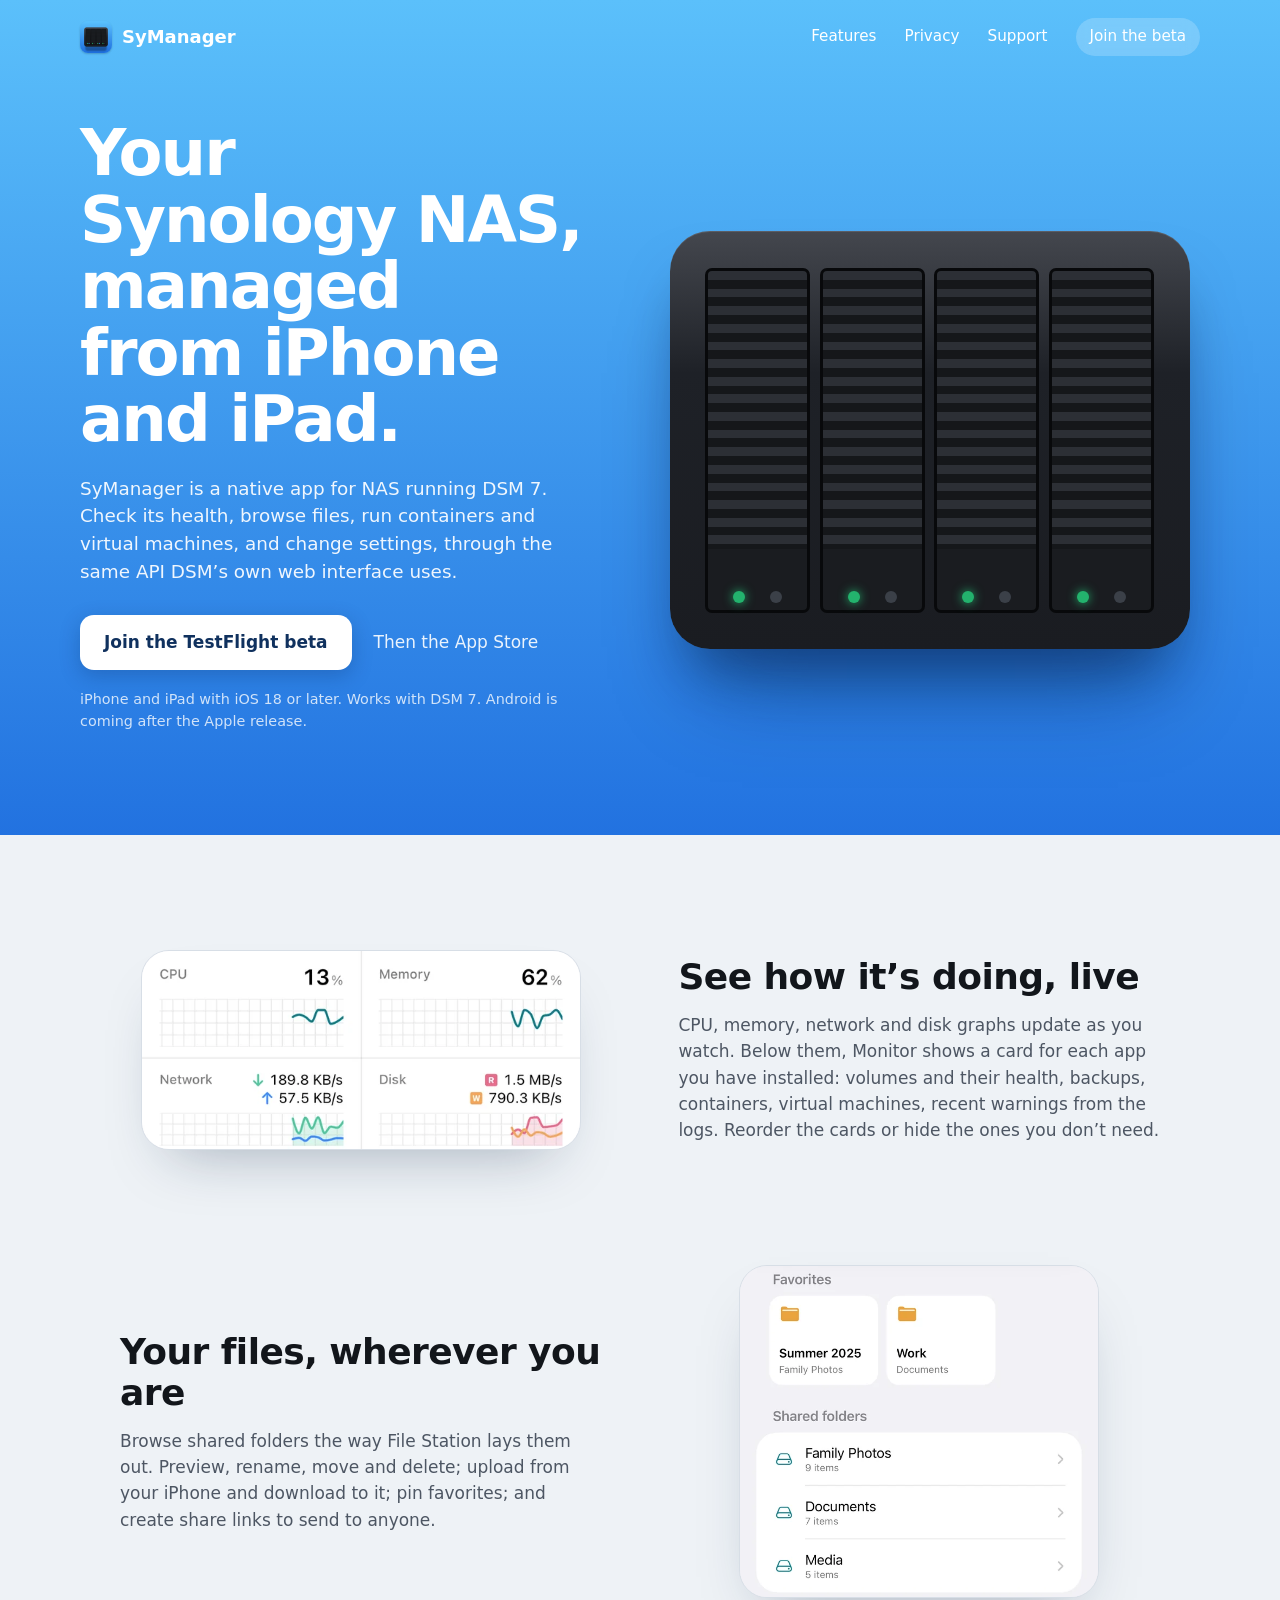
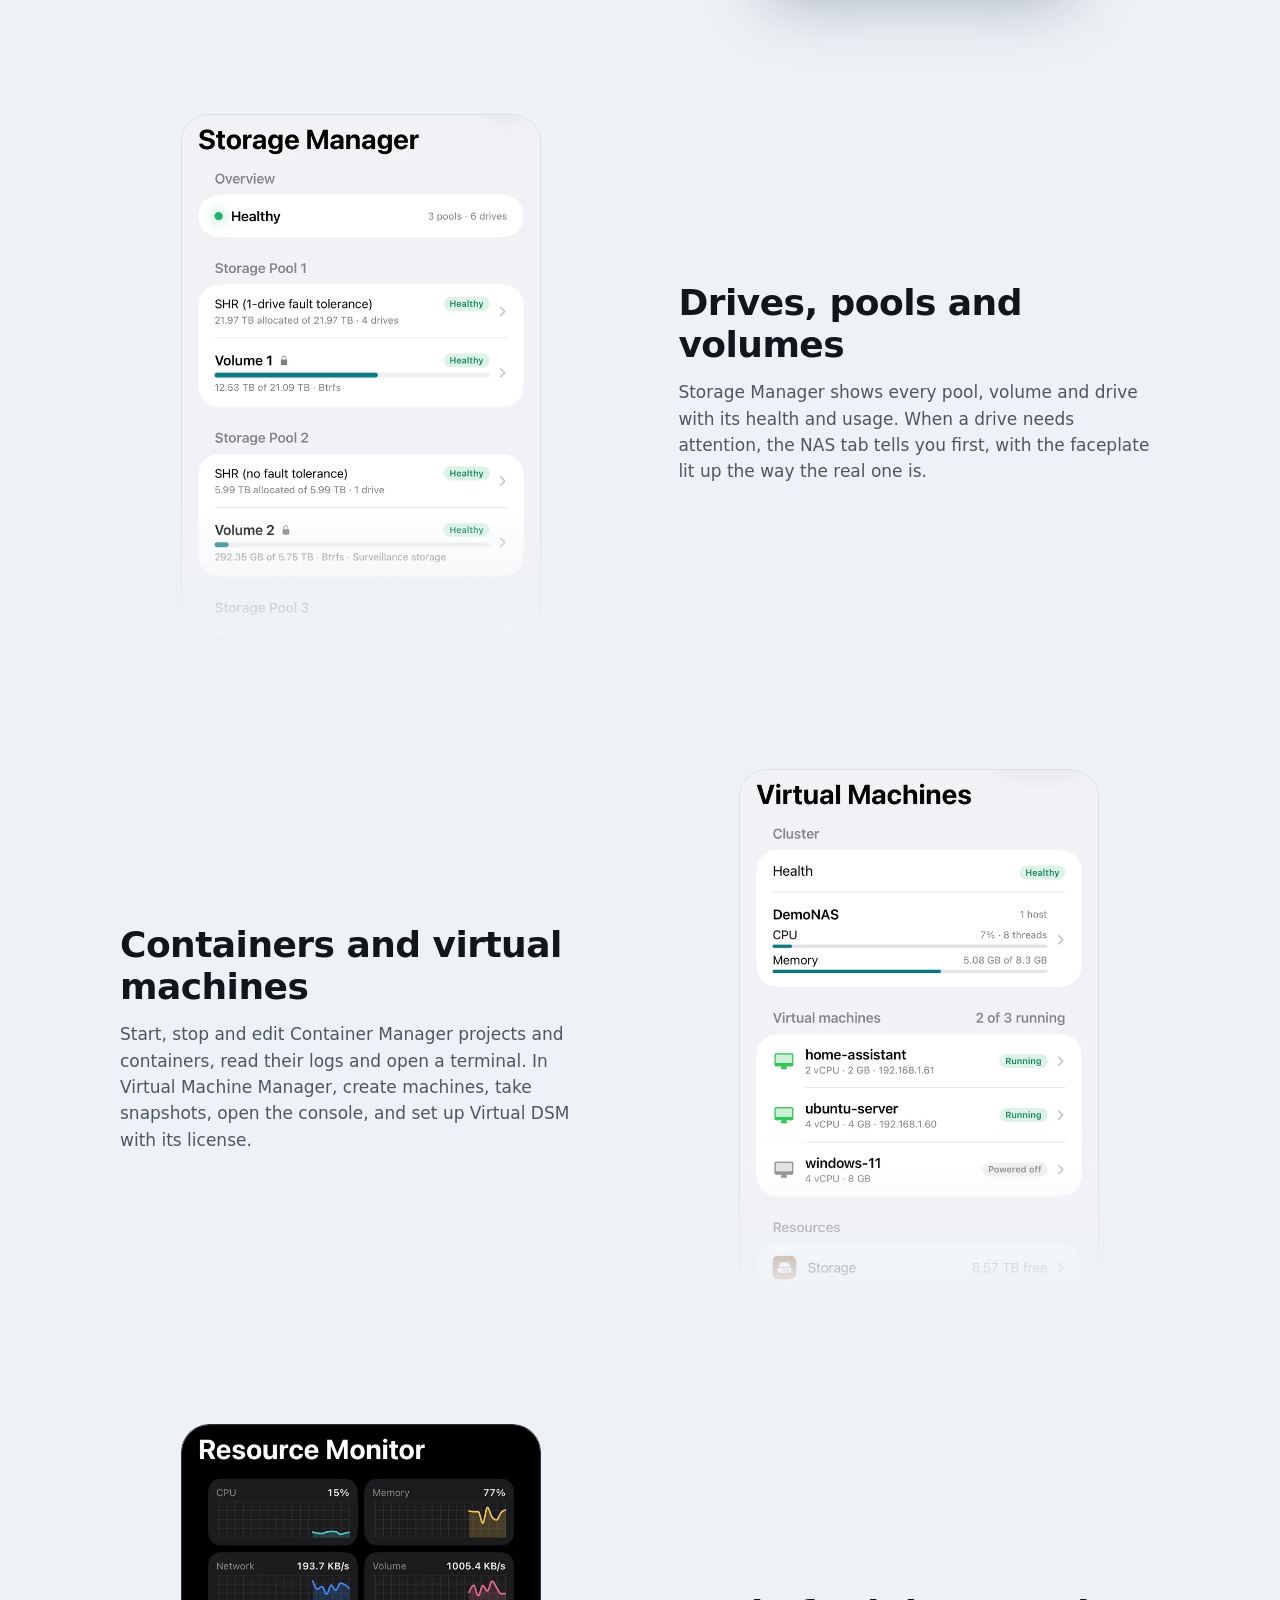
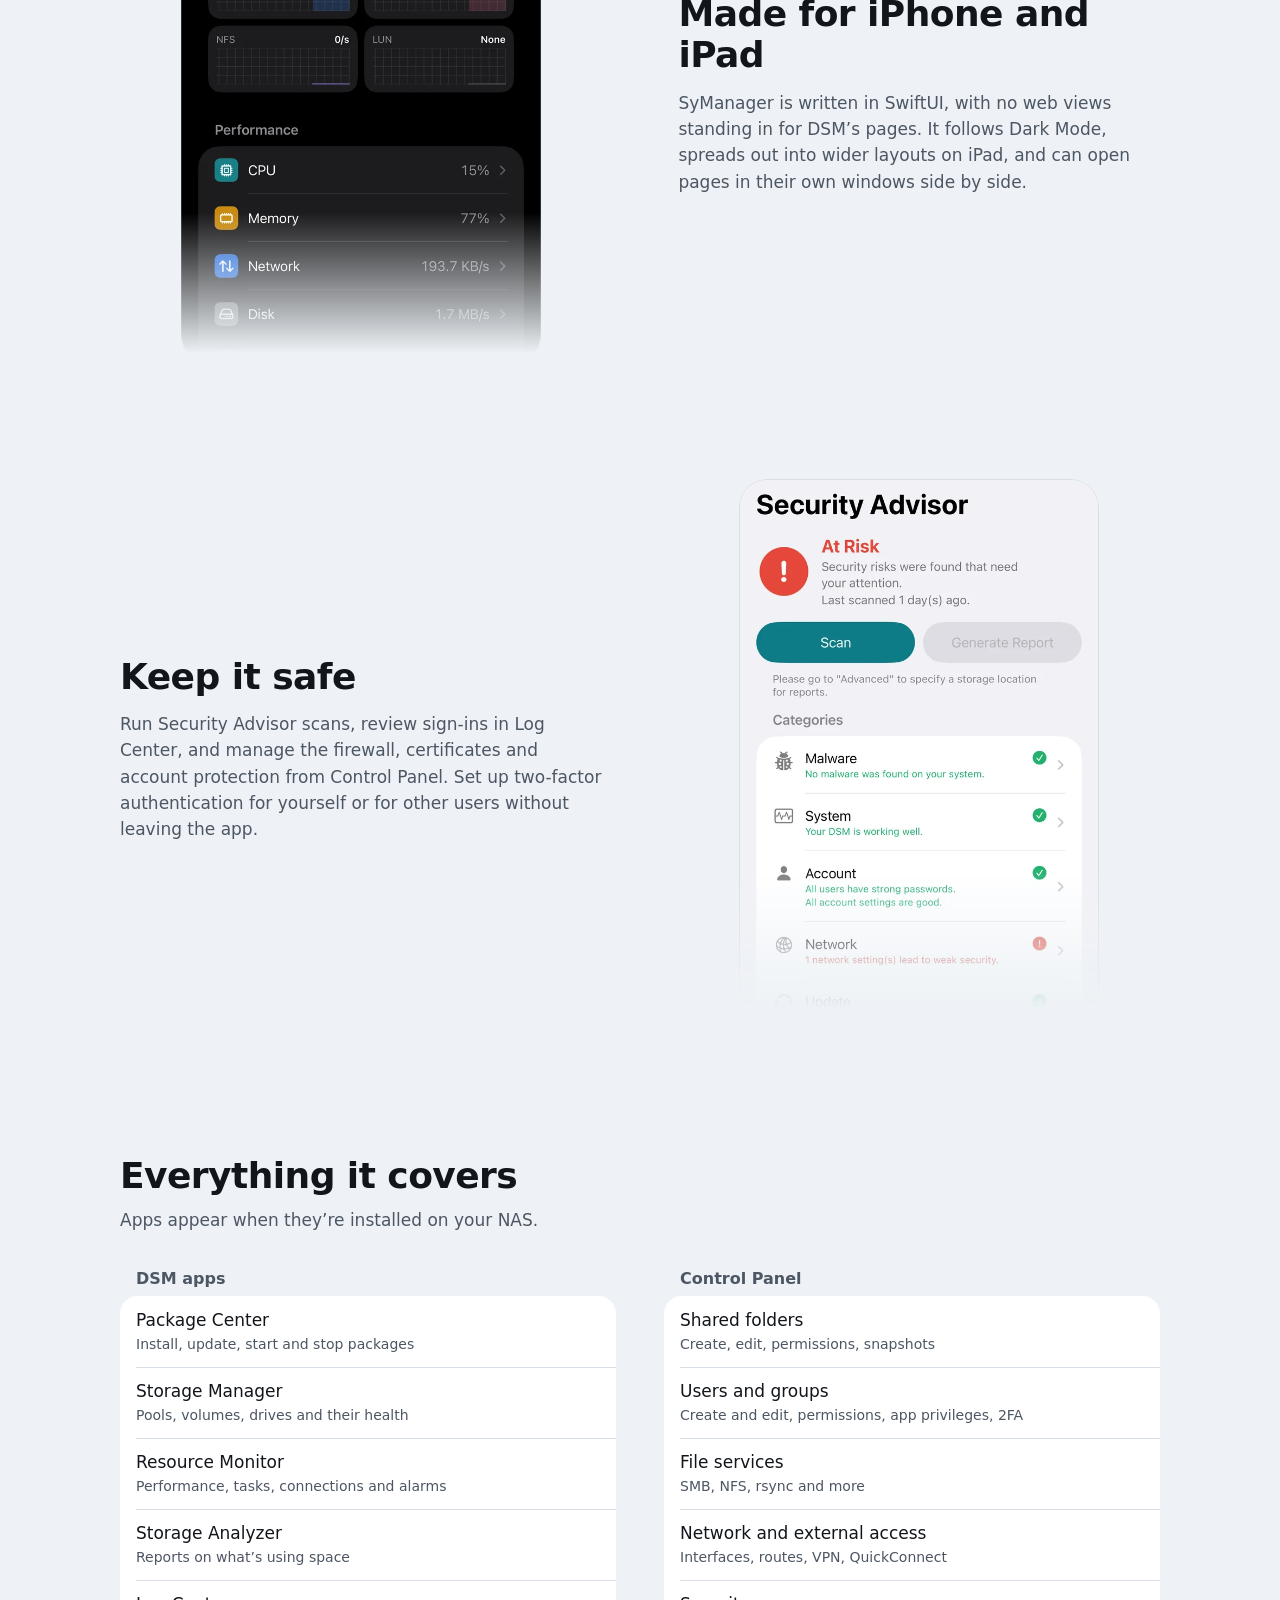
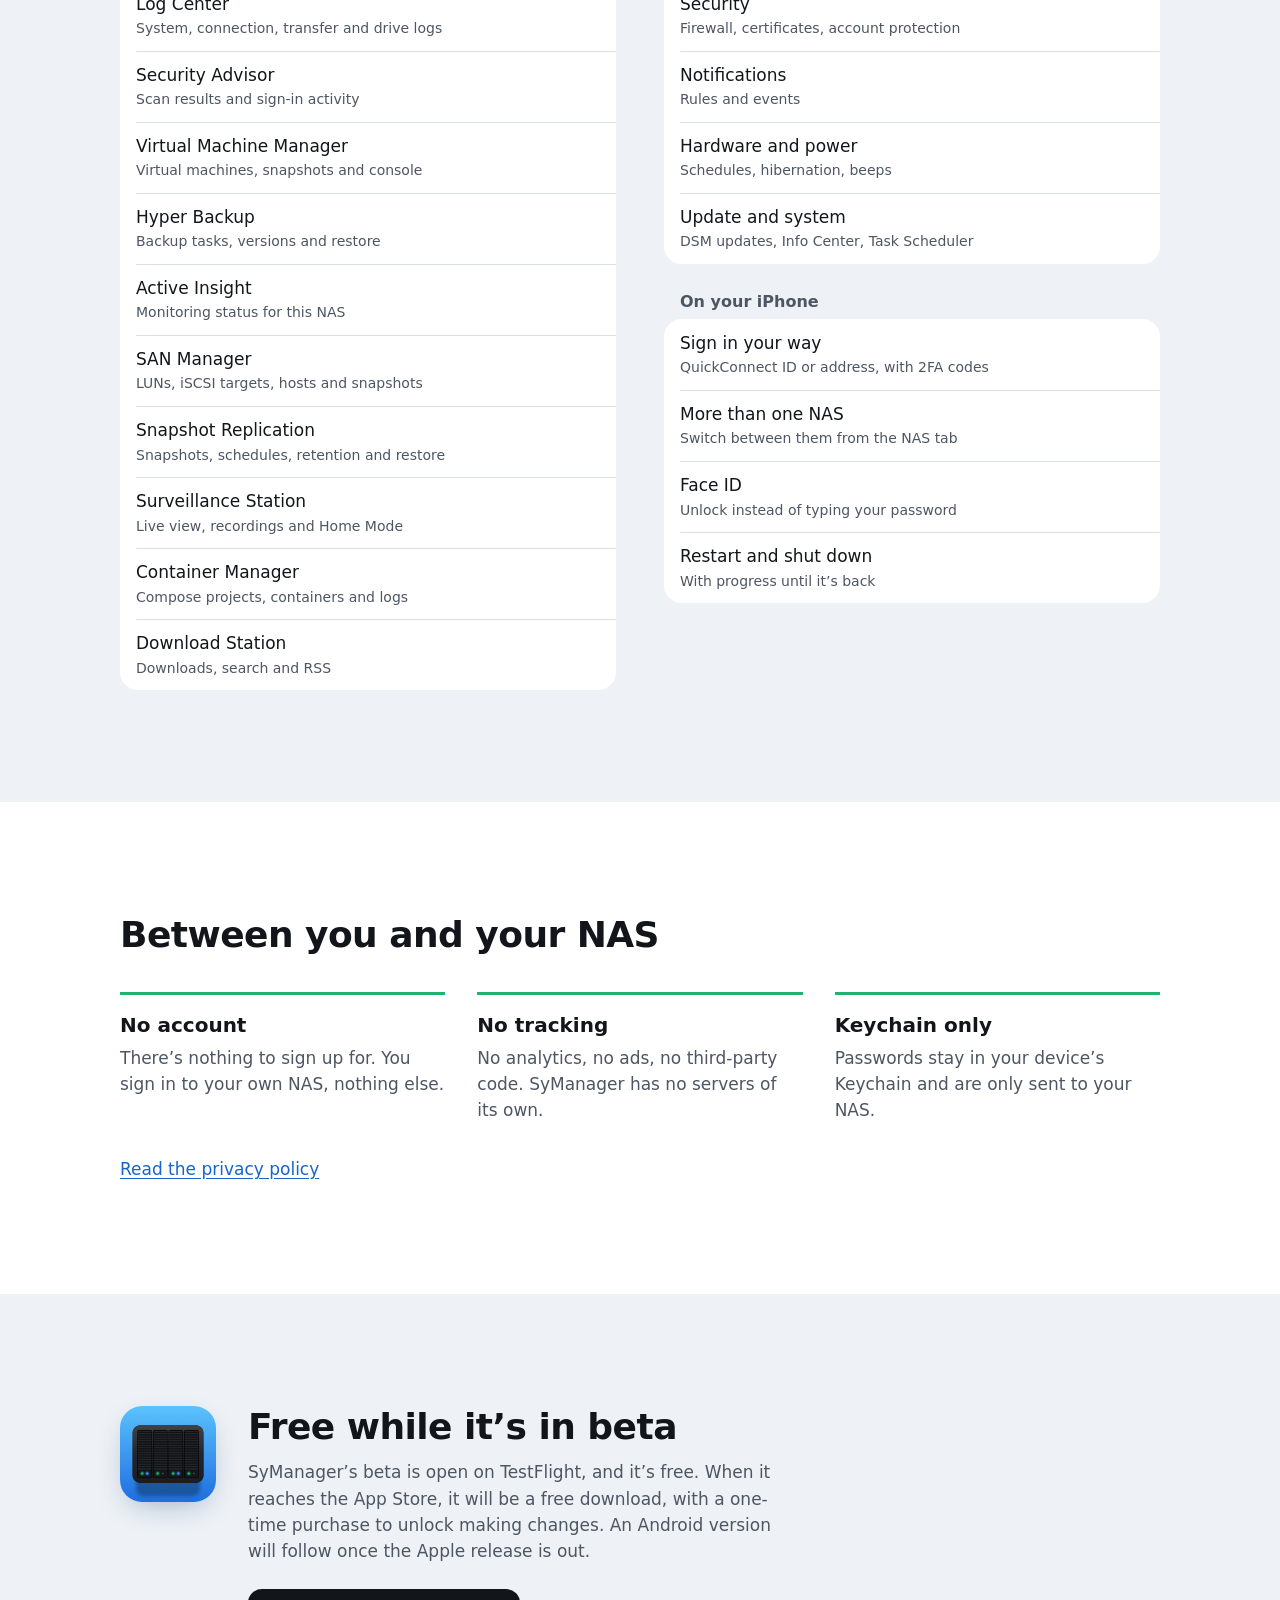
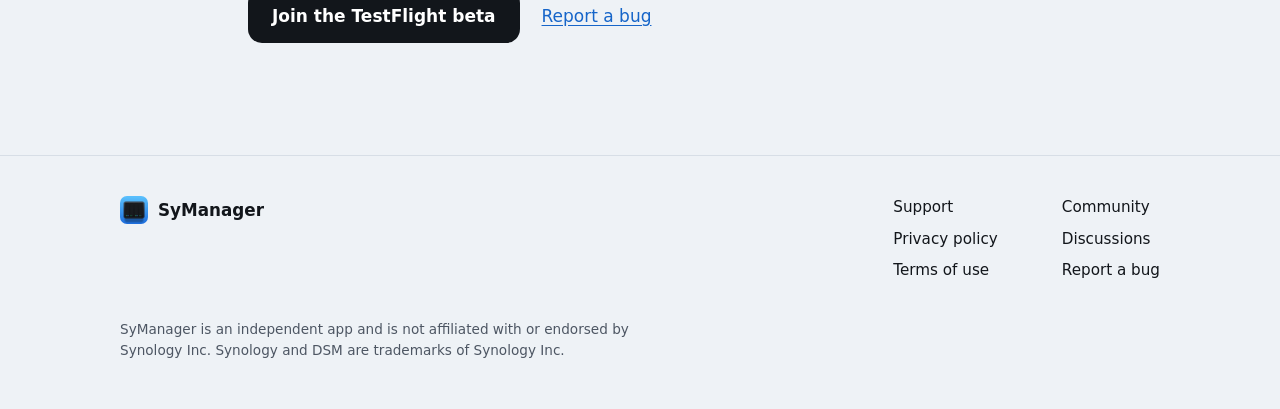
<file: index.html>
<!doctype html>
<html lang="en">
<head>
<meta charset="utf-8">
<meta name="viewport" content="width=device-width, initial-scale=1">
<title>SyManager: NAS Manager for iPhone and iPad</title>
<meta name="description" content="SyManager is a native iPhone and iPad app for managing a Synology NAS running DSM 7: live monitoring, files, storage, Control Panel, containers, virtual machines and more.">
<meta name="color-scheme" content="light dark">
<meta name="theme-color" content="#3E9BEF">
<link rel="icon" href="img/icon-64.png" sizes="64x64">
<link rel="apple-touch-icon" href="img/icon-180.png">
<link rel="stylesheet" href="landing.css">
</head>
<body>

<header class="top">
  <a class="brand" href="./">
    <img src="img/icon-64.png" alt="" width="32" height="32">
    <span>SyManager</span>
  </a>
  <nav aria-label="Site">
    <a href="#features">Features</a>
    <a href="#privacy">Privacy</a>
    <a href="support.html">Support</a>
    <a class="pill" href="https://testflight.apple.com/join/EPJYB8tS">Join the beta</a>
  </nav>
</header>

<main>

<section class="hero">
  <div class="hero-inner">
    <div class="hero-copy">
      <h1>Your Synology&nbsp;NAS, managed from iPhone and&nbsp;iPad.</h1>
      <p class="lede">SyManager is a native app for NAS running DSM&nbsp;7. Check its health, browse files, run containers and virtual machines, and change settings, through the same API DSM’s own web interface uses.</p>
      <div class="cta">
        <a class="button" href="https://testflight.apple.com/join/EPJYB8tS">Join the TestFlight beta</a>
        <span class="soon">Then the App Store</span>
      </div>
      <p class="req">iPhone and iPad with iOS&nbsp;18 or later. Works with DSM&nbsp;7. Android is coming after the Apple release.</p>
    </div>

    <div class="faceplate" role="img" aria-label="A four-bay NAS faceplate with its drive lights on">
      <div class="bay"><span class="led ok"></span><span class="led act a1"></span></div>
      <div class="bay"><span class="led ok"></span><span class="led act a2"></span></div>
      <div class="bay"><span class="led ok"></span><span class="led act a3"></span></div>
      <div class="bay"><span class="led ok"></span><span class="led act a4"></span></div>
    </div>
  </div>
</section>

<section id="features" class="tour">

  <article class="feature">
    <figure class="shot"><picture><source srcset="img/graphs-dark.webp" media="(prefers-color-scheme: dark)"><img src="img/graphs.webp" width="600" height="272" alt="Monitor tab: CPU, memory, network and disk graphs"></picture></figure>
    <div class="text">
      <h2>See how it’s doing, live</h2>
      <p>CPU, memory, network and disk graphs update as you watch. Below them, Monitor shows a card for each app you have installed: volumes and their health, backups, containers, virtual machines, recent warnings from the logs. Reorder the cards or hide the ones you don’t need.</p>
    </div>
  </article>

  <article class="feature flip">
    <figure class="shot"><picture><source srcset="img/files-dark.webp" media="(prefers-color-scheme: dark)"><img src="img/files.webp" width="660" height="610" alt="Files tab: favorite folders and shared folders"></picture></figure>
    <div class="text">
      <h2>Your files, wherever you are</h2>
      <p>Browse shared folders the way File Station lays them out. Preview, rename, move and delete; upload from your iPhone and download to it; pin favorites; and create share links to send to anyone.</p>
    </div>
  </article>

  <article class="feature">
    <figure class="shot tall"><picture><source srcset="img/storage-dark.webp" media="(prefers-color-scheme: dark)"><img src="img/storage.webp" width="660" height="1135" alt="Storage Manager: three healthy storage pools and their volumes"></picture></figure>
    <div class="text">
      <h2>Drives, pools and volumes</h2>
      <p>Storage Manager shows every pool, volume and drive with its health and usage. When a drive needs attention, the NAS tab tells you first, with the faceplate lit up the way the real one is.</p>
    </div>
  </article>

  <article class="feature flip">
    <figure class="shot tall"><picture><source srcset="img/vms-dark.webp" media="(prefers-color-scheme: dark)"><img src="img/vms.webp" width="660" height="1105" alt="Virtual Machines: three virtual machines, two running"></picture></figure>
    <div class="text">
      <h2>Containers and virtual machines</h2>
      <p>Start, stop and edit Container Manager projects and containers, read their logs and open a terminal. In Virtual Machine Manager, create machines, take snapshots, open the console, and set up Virtual DSM with its license.</p>
    </div>
  </article>

  <article class="feature">
    <figure class="shot tall dark"><img src="img/resources.webp" width="660" height="1085" alt="Resource Monitor in dark mode: performance graphs"></figure>
    <div class="text">
      <h2>Made for iPhone and iPad</h2>
      <p>SyManager is written in SwiftUI, with no web views standing in for DSM’s pages. It follows Dark Mode, spreads out into wider layouts on iPad, and can open pages in their own windows side by side.</p>
    </div>
  </article>

  <article class="feature flip">
    <figure class="shot tall"><picture><source srcset="img/advisor-dark.webp" media="(prefers-color-scheme: dark)"><img src="img/advisor.webp" width="660" height="1115" alt="Security Advisor: scan results by category"></picture></figure>
    <div class="text">
      <h2>Keep it safe</h2>
      <p>Run Security Advisor scans, review sign-ins in Log Center, and manage the firewall, certificates and account protection from Control Panel. Set up two-factor authentication for yourself or for other users without leaving the app.</p>
    </div>
  </article>

</section>

<section class="catalog" aria-labelledby="catalog-h">
  <div class="wrap">
    <h2 id="catalog-h">Everything it covers</h2>
    <p class="sub">Apps appear when they’re installed on your NAS.</p>

    <div class="lists">
      <div class="group">
        <h3>DSM apps</h3>
        <ul class="rows">
          <li><b>Package Center</b><span>Install, update, start and stop packages</span></li>
          <li><b>Storage Manager</b><span>Pools, volumes, drives and their health</span></li>
          <li><b>Resource Monitor</b><span>Performance, tasks, connections and alarms</span></li>
          <li><b>Storage Analyzer</b><span>Reports on what’s using space</span></li>
          <li><b>Log Center</b><span>System, connection, transfer and drive logs</span></li>
          <li><b>Security Advisor</b><span>Scan results and sign-in activity</span></li>
          <li><b>Virtual Machine Manager</b><span>Virtual machines, snapshots and console</span></li>
          <li><b>Hyper Backup</b><span>Backup tasks, versions and restore</span></li>
          <li><b>Active Insight</b><span>Monitoring status for this NAS</span></li>
          <li><b>SAN Manager</b><span>LUNs, iSCSI targets, hosts and snapshots</span></li>
          <li><b>Snapshot Replication</b><span>Snapshots, schedules, retention and restore</span></li>
          <li><b>Surveillance Station</b><span>Live view, recordings and Home Mode</span></li>
          <li><b>Container Manager</b><span>Compose projects, containers and logs</span></li>
          <li><b>Download Station</b><span>Downloads, search and RSS</span></li>
        </ul>
      </div>

      <div class="group">
        <h3>Control Panel</h3>
        <ul class="rows">
          <li><b>Shared folders</b><span>Create, edit, permissions, snapshots</span></li>
          <li><b>Users and groups</b><span>Create and edit, permissions, app privileges, 2FA</span></li>
          <li><b>File services</b><span>SMB, NFS, rsync and more</span></li>
          <li><b>Network and external access</b><span>Interfaces, routes, VPN, QuickConnect</span></li>
          <li><b>Security</b><span>Firewall, certificates, account protection</span></li>
          <li><b>Notifications</b><span>Rules and events</span></li>
          <li><b>Hardware and power</b><span>Schedules, hibernation, beeps</span></li>
          <li><b>Update and system</b><span>DSM updates, Info Center, Task Scheduler</span></li>
        </ul>

        <h3>On your iPhone</h3>
        <ul class="rows">
          <li><b>Sign in your way</b><span>QuickConnect ID or address, with 2FA codes</span></li>
          <li><b>More than one NAS</b><span>Switch between them from the NAS tab</span></li>
          <li><b>Face ID</b><span>Unlock instead of typing your password</span></li>
          <li><b>Restart and shut down</b><span>With progress until it’s back</span></li>
        </ul>
      </div>
    </div>
  </div>
</section>

<section id="privacy" class="privacy">
  <div class="wrap">
    <h2>Between you and your NAS</h2>
    <dl class="promises">
      <div><dt>No account</dt><dd>There’s nothing to sign up for. You sign in to your own NAS, nothing else.</dd></div>
      <div><dt>No tracking</dt><dd>No analytics, no ads, no third-party code. SyManager has no servers of its own.</dd></div>
      <div><dt>Keychain only</dt><dd>Passwords stay in your device’s Keychain and are only sent to your NAS.</dd></div>
    </dl>
    <p class="more"><a href="privacy.html">Read the privacy policy</a></p>
  </div>
</section>

<section class="beta" id="beta">
  <div class="wrap beta-inner">
    <img src="img/icon-180.png" width="96" height="96" alt="SyManager app icon">
    <div>
      <h2>Free while it’s in beta</h2>
      <p>SyManager’s beta is open on TestFlight, and it’s free. When it reaches the App Store, it will be a free download, with a one-time purchase to unlock making changes. An Android version will follow once the Apple release is out.</p>
      <div class="cta">
        <a class="button" href="https://testflight.apple.com/join/EPJYB8tS">Join the TestFlight beta</a>
        <a class="quiet" href="https://github.com/symanager/community/issues/new?template=bug_report.yml">Report a bug</a>
      </div>
    </div>
  </div>
</section>

</main>

<footer class="foot">
  <div class="wrap">
    <div class="foot-cols">
      <div class="foot-brand">
        <img src="img/icon-64.png" alt="" width="28" height="28">
        <span>SyManager</span>
      </div>
      <nav aria-label="App">
        <a href="support.html">Support</a>
        <a href="privacy.html">Privacy policy</a>
        <a href="terms.html">Terms of use</a>
      </nav>
      <nav aria-label="Community">
        <a href="https://github.com/symanager/community">Community</a>
        <a href="https://github.com/symanager/community/discussions">Discussions</a>
        <a href="https://github.com/symanager/community/issues/new?template=bug_report.yml">Report a bug</a>
      </nav>
    </div>
    <p class="legal">SyManager is an independent app and is not affiliated with or endorsed by Synology Inc. Synology and DSM are trademarks of Synology Inc.</p>
  </div>
</footer>

</body>
</html>
</file>
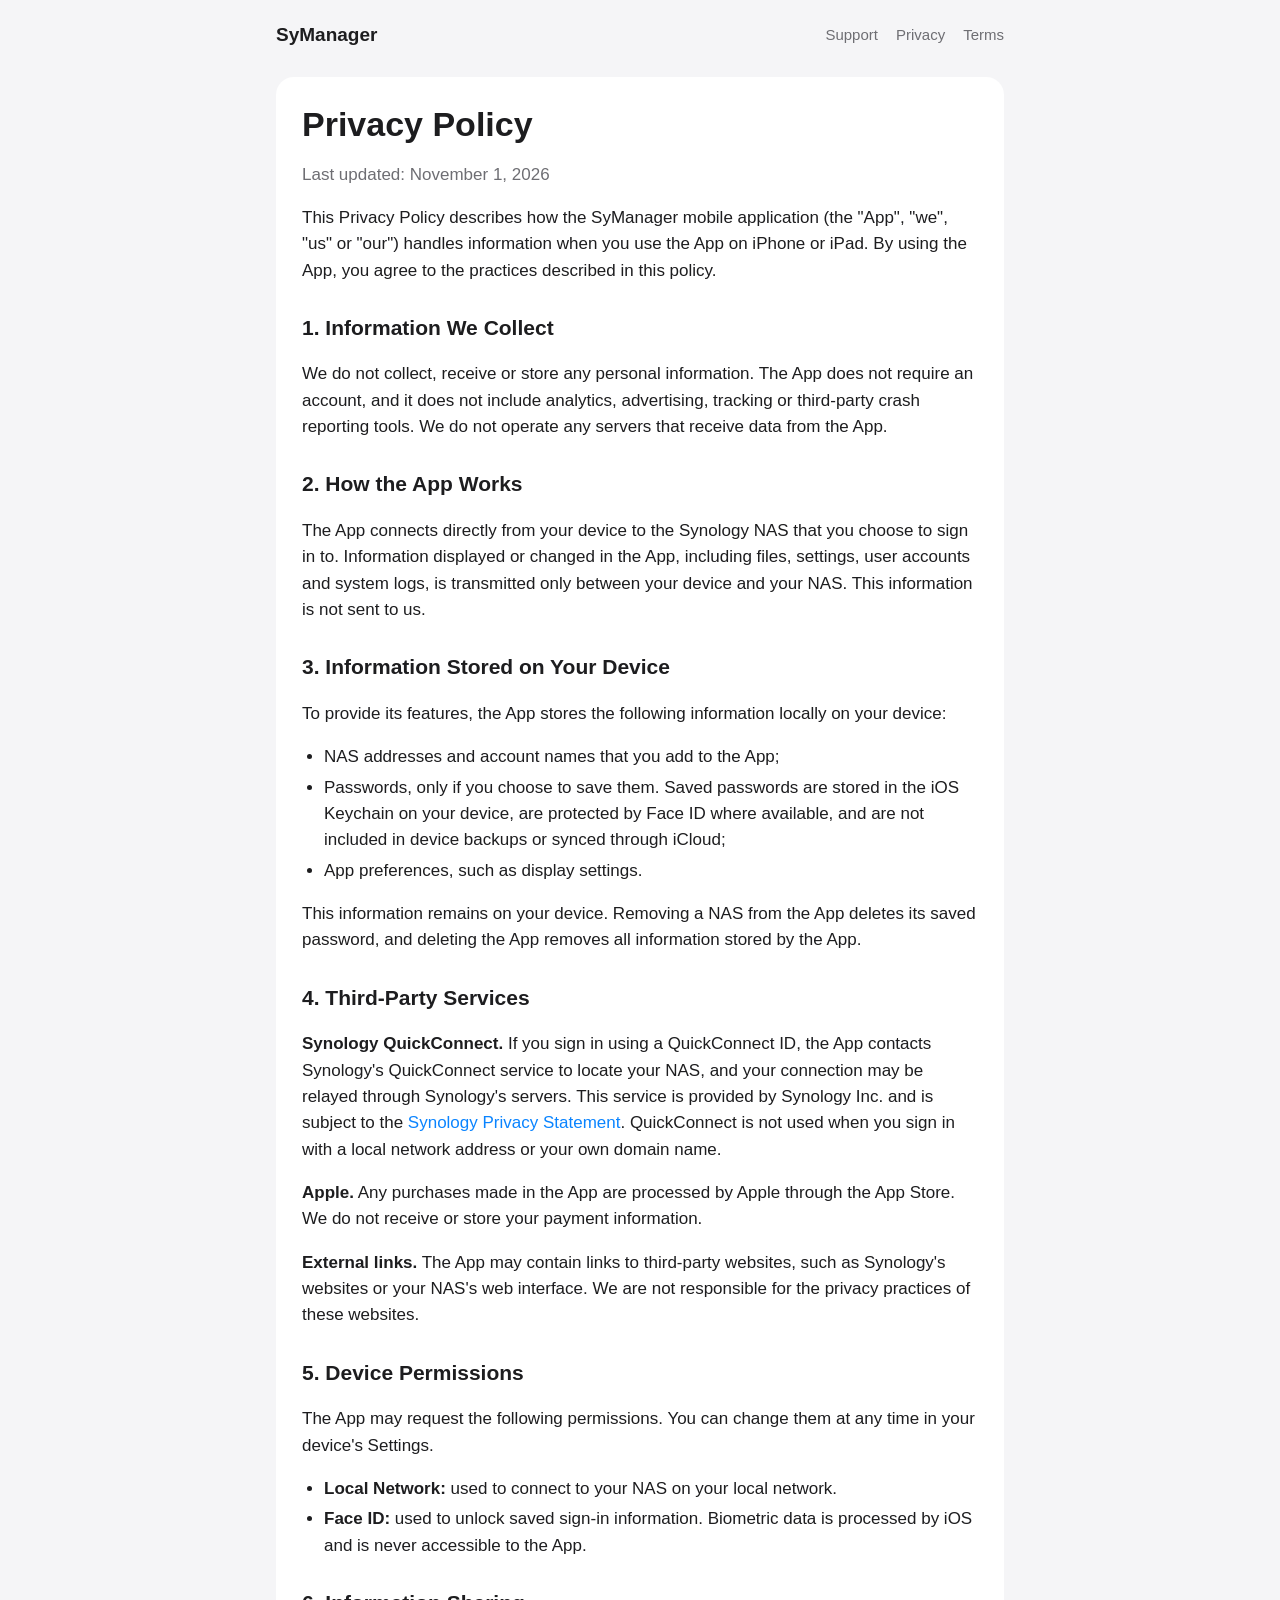
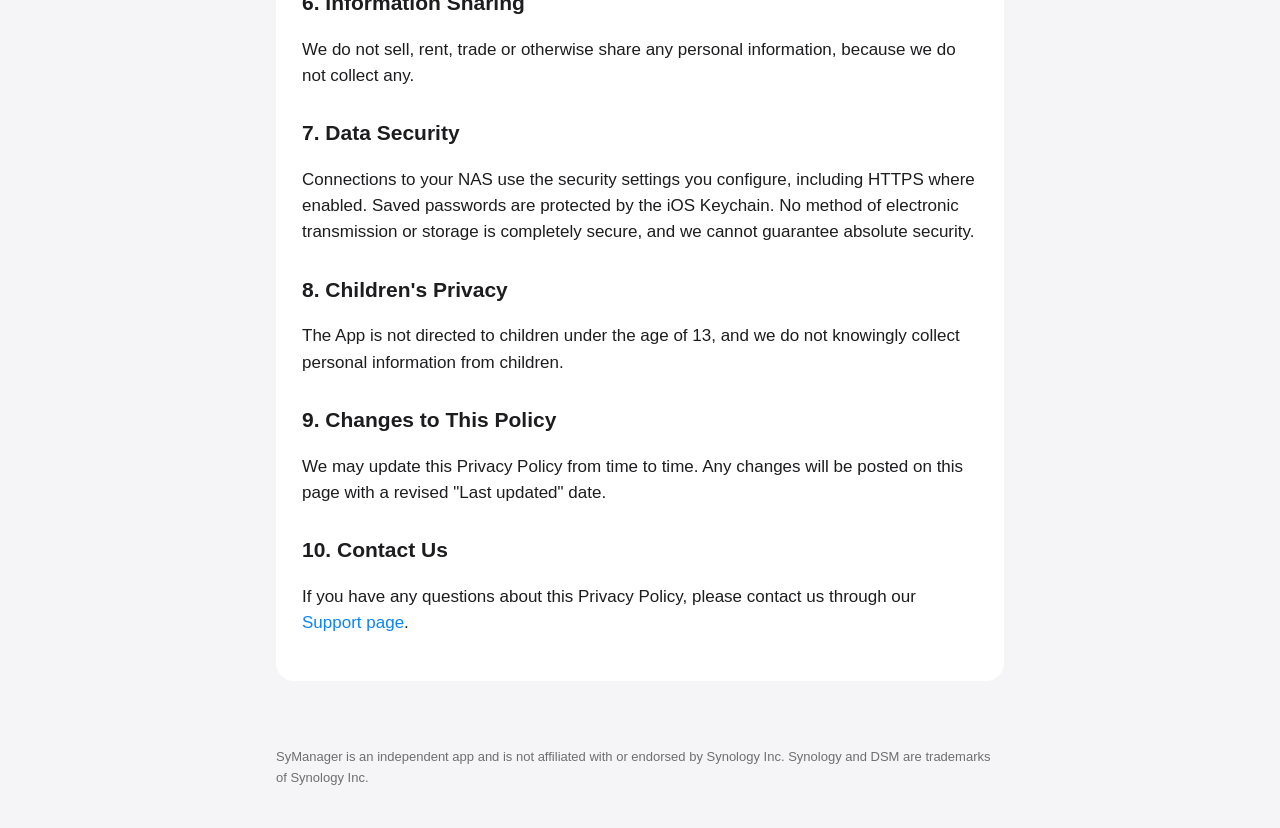
<file: privacy.html>
<!doctype html>
<html lang="en"><head><meta charset="utf-8"><meta name="viewport" content="width=device-width,initial-scale=1">
<title>Privacy Policy · SyManager</title><meta name="description" content="SyManager collects no personal data."><link rel="stylesheet" href="style.css"></head>
<body><header><a class="brand" href="./">SyManager</a><nav><a href="support.html">Support</a><a href="privacy.html">Privacy</a><a href="terms.html">Terms</a></nav></header>
<main>
<div class="card">
<h1>Privacy Policy</h1>
<p class="muted">Last updated: November 1, 2026</p>

<p>This Privacy Policy describes how the SyManager mobile application (the "App", "we", "us" or "our") handles information when you use the App on iPhone or iPad. By using the App, you agree to the practices described in this policy.</p>

<h2>1. Information We Collect</h2>
<p>We do not collect, receive or store any personal information. The App does not require an account, and it does not include analytics, advertising, tracking or third-party crash reporting tools. We do not operate any servers that receive data from the App.</p>

<h2>2. How the App Works</h2>
<p>The App connects directly from your device to the Synology NAS that you choose to sign in to. Information displayed or changed in the App, including files, settings, user accounts and system logs, is transmitted only between your device and your NAS. This information is not sent to us.</p>

<h2>3. Information Stored on Your Device</h2>
<p>To provide its features, the App stores the following information locally on your device:</p>
<ul>
<li>NAS addresses and account names that you add to the App;</li>
<li>Passwords, only if you choose to save them. Saved passwords are stored in the iOS Keychain on your device, are protected by Face ID where available, and are not included in device backups or synced through iCloud;</li>
<li>App preferences, such as display settings.</li>
</ul>
<p>This information remains on your device. Removing a NAS from the App deletes its saved password, and deleting the App removes all information stored by the App.</p>

<h2>4. Third-Party Services</h2>
<p><b>Synology QuickConnect.</b> If you sign in using a QuickConnect ID, the App contacts Synology's QuickConnect service to locate your NAS, and your connection may be relayed through Synology's servers. This service is provided by Synology Inc. and is subject to the <a href="https://www.synology.com/company/legal/privacy">Synology Privacy Statement</a>. QuickConnect is not used when you sign in with a local network address or your own domain name.</p>
<p><b>Apple.</b> Any purchases made in the App are processed by Apple through the App Store. We do not receive or store your payment information.</p>
<p><b>External links.</b> The App may contain links to third-party websites, such as Synology's websites or your NAS's web interface. We are not responsible for the privacy practices of these websites.</p>

<h2>5. Device Permissions</h2>
<p>The App may request the following permissions. You can change them at any time in your device's Settings.</p>
<ul>
<li><b>Local Network:</b> used to connect to your NAS on your local network.</li>
<li><b>Face ID:</b> used to unlock saved sign-in information. Biometric data is processed by iOS and is never accessible to the App.</li>
</ul>

<h2>6. Information Sharing</h2>
<p>We do not sell, rent, trade or otherwise share any personal information, because we do not collect any.</p>

<h2>7. Data Security</h2>
<p>Connections to your NAS use the security settings you configure, including HTTPS where enabled. Saved passwords are protected by the iOS Keychain. No method of electronic transmission or storage is completely secure, and we cannot guarantee absolute security.</p>

<h2>8. Children's Privacy</h2>
<p>The App is not directed to children under the age of 13, and we do not knowingly collect personal information from children.</p>

<h2>9. Changes to This Policy</h2>
<p>We may update this Privacy Policy from time to time. Any changes will be posted on this page with a revised "Last updated" date.</p>

<h2>10. Contact Us</h2>
<p>If you have any questions about this Privacy Policy, please contact us through our <a href="support.html">Support page</a>.</p>
</div>
</main>
<footer>SyManager is an independent app and is not affiliated with or endorsed by Synology Inc. Synology and DSM are trademarks of Synology Inc.</footer>
</body></html>
</file>
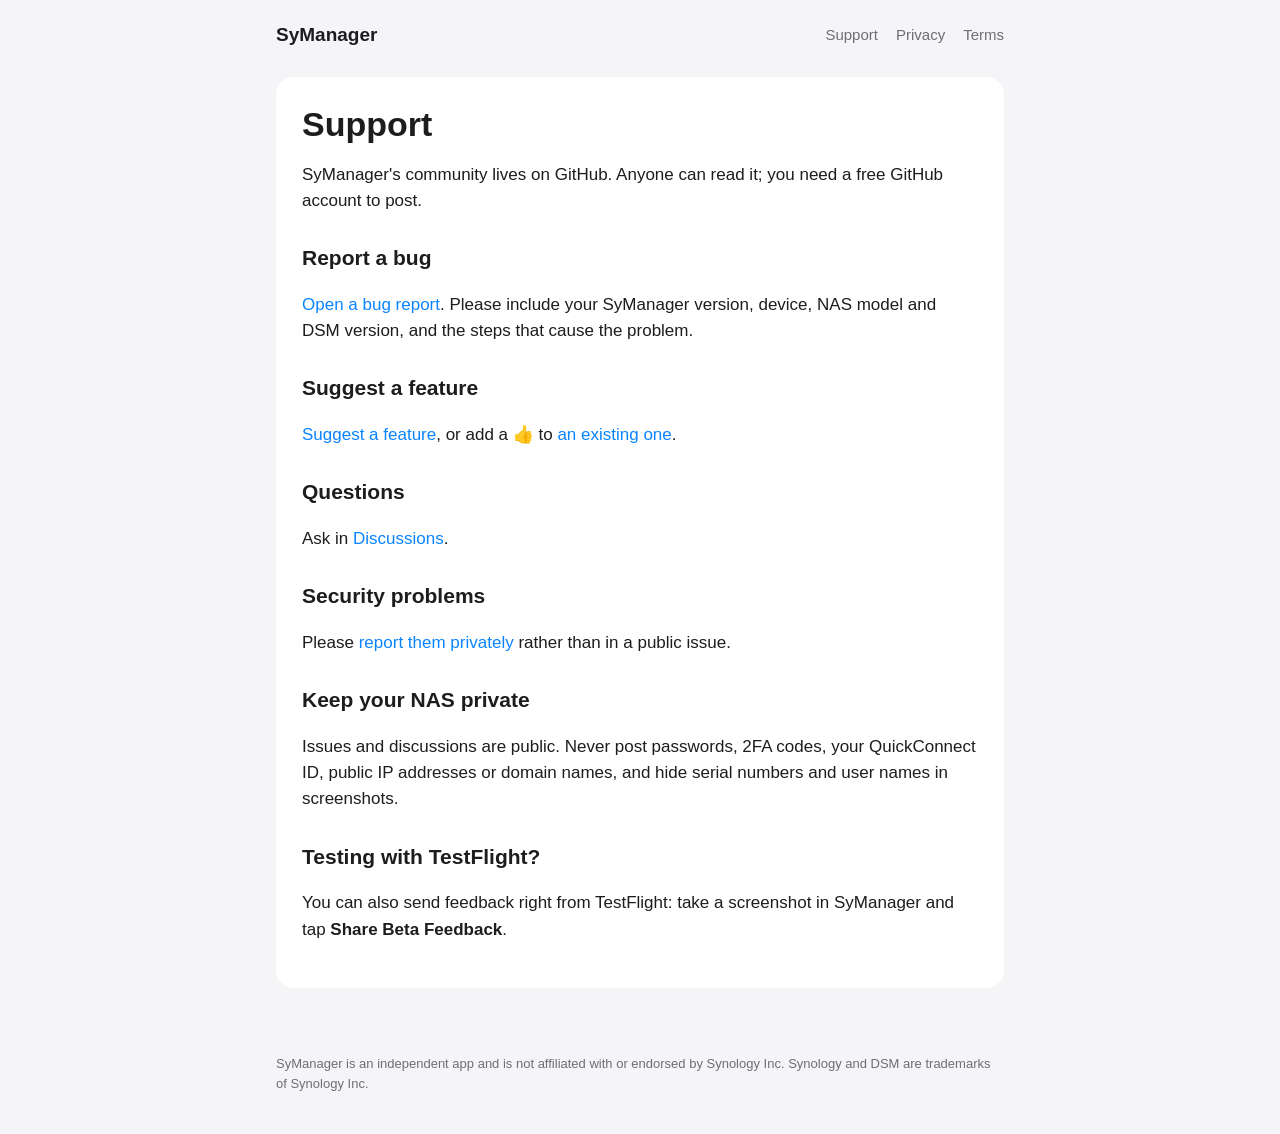
<file: support.html>
<!doctype html>
<html lang="en"><head><meta charset="utf-8"><meta name="viewport" content="width=device-width,initial-scale=1">
<title>Support · SyManager</title><meta name="description" content="Get help with SyManager."><link rel="stylesheet" href="style.css"></head>
<body><header><a class="brand" href="./">SyManager</a><nav><a href="support.html">Support</a><a href="privacy.html">Privacy</a><a href="terms.html">Terms</a></nav></header>
<main>
<div class="card">
<h1>Support</h1>
<p>SyManager's community lives on GitHub. Anyone can read it; you need a free GitHub account to post.</p>
<h2>Report a bug</h2>
<p><a href="https://github.com/symanager/community/issues/new?template=bug_report.yml">Open a bug report</a>. Please include your SyManager version, device, NAS model and DSM version, and the steps that cause the problem.</p>
<h2>Suggest a feature</h2>
<p><a href="https://github.com/symanager/community/issues/new?template=feature_request.yml">Suggest a feature</a>, or add a 👍 to <a href="https://github.com/symanager/community/issues">an existing one</a>.</p>
<h2>Questions</h2>
<p>Ask in <a href="https://github.com/symanager/community/discussions">Discussions</a>.</p>
<h2>Security problems</h2>
<p>Please <a href="https://github.com/symanager/community/security/advisories/new">report them privately</a> rather than in a public issue.</p>
<h2>Keep your NAS private</h2>
<p>Issues and discussions are public. Never post passwords, 2FA codes, your QuickConnect ID, public IP addresses or domain names, and hide serial numbers and user names in screenshots.</p>
<h2>Testing with TestFlight?</h2>
<p>You can also send feedback right from TestFlight: take a screenshot in SyManager and tap <b>Share Beta Feedback</b>.</p>
</div>
</main>
<footer>SyManager is an independent app and is not affiliated with or endorsed by Synology Inc. Synology and DSM are trademarks of Synology Inc.</footer>
</body></html>
</file>
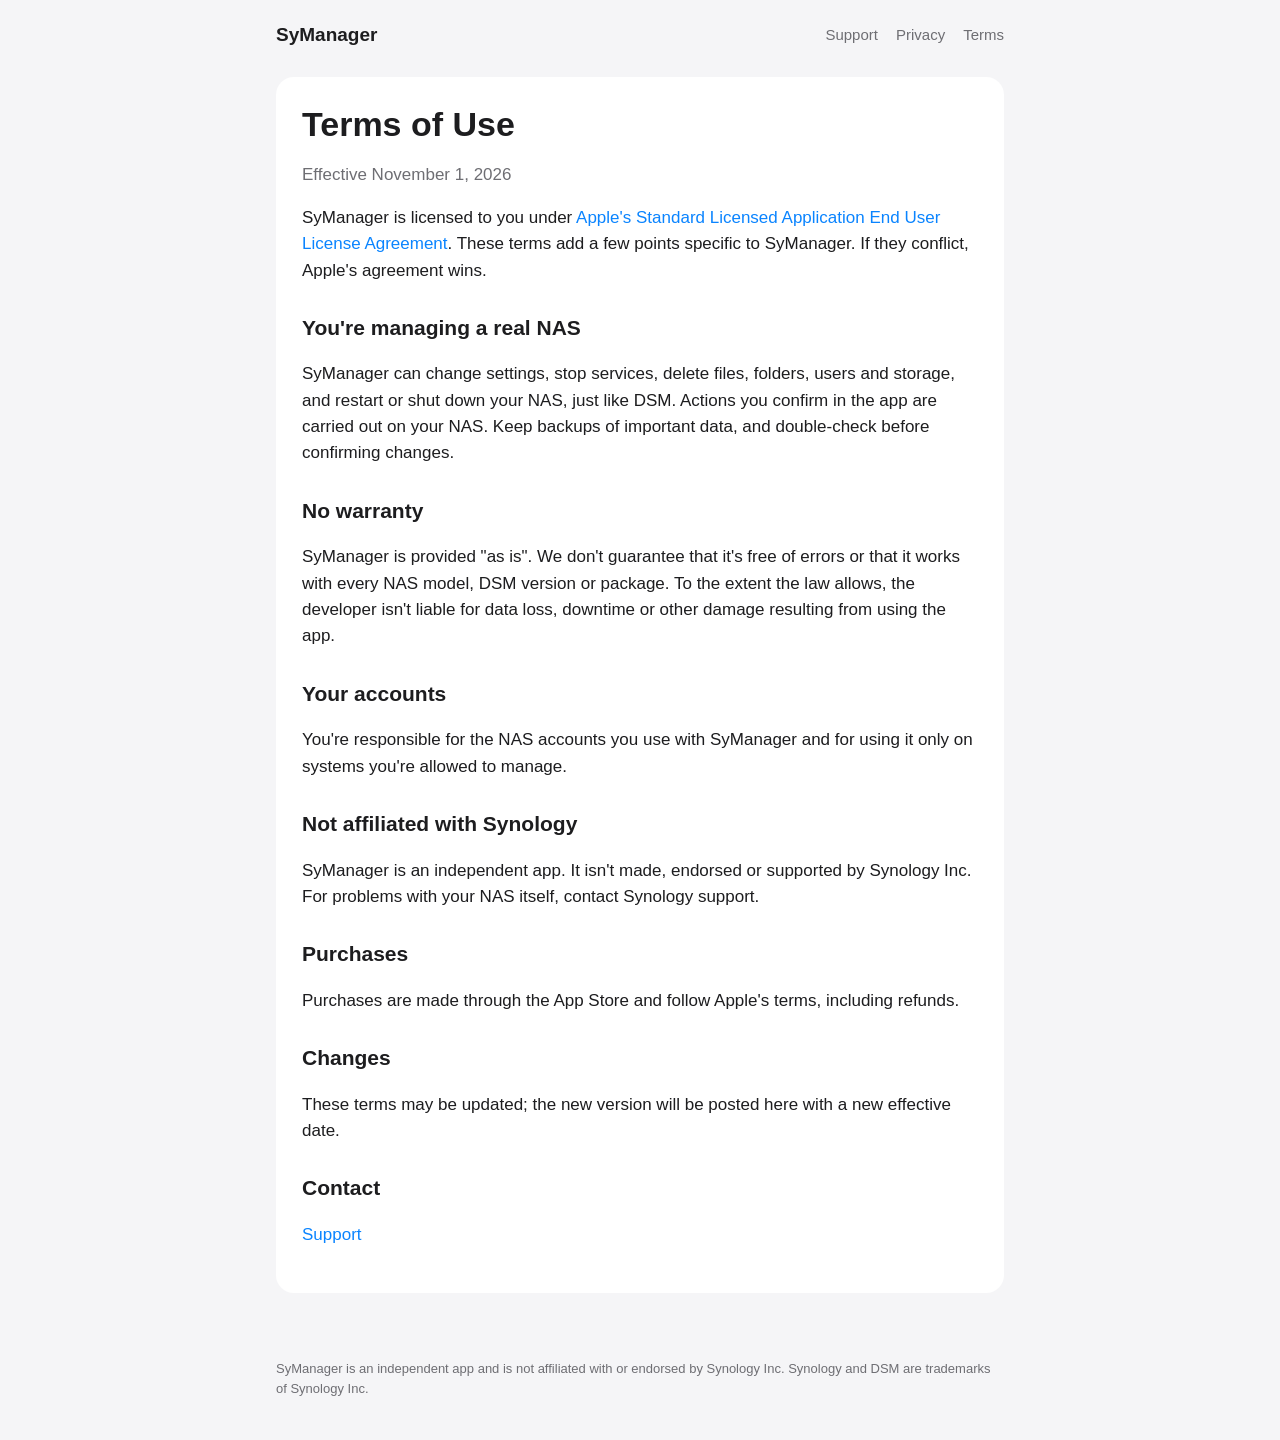
<file: terms.html>
<!doctype html>
<html lang="en"><head><meta charset="utf-8"><meta name="viewport" content="width=device-width,initial-scale=1">
<title>Terms of Use · SyManager</title><meta name="description" content="Terms of use for SyManager."><link rel="stylesheet" href="style.css"></head>
<body><header><a class="brand" href="./">SyManager</a><nav><a href="support.html">Support</a><a href="privacy.html">Privacy</a><a href="terms.html">Terms</a></nav></header>
<main>
<div class="card">
<h1>Terms of Use</h1>
<p class="muted">Effective November 1, 2026</p>
<p>SyManager is licensed to you under <a href="https://www.apple.com/legal/internet-services/itunes/dev/stdeula/">Apple's Standard Licensed Application End User License Agreement</a>. These terms add a few points specific to SyManager. If they conflict, Apple's agreement wins.</p>

<h2>You're managing a real NAS</h2>
<p>SyManager can change settings, stop services, delete files, folders, users and storage, and restart or shut down your NAS, just like DSM. Actions you confirm in the app are carried out on your NAS. Keep backups of important data, and double-check before confirming changes.</p>

<h2>No warranty</h2>
<p>SyManager is provided "as is". We don't guarantee that it's free of errors or that it works with every NAS model, DSM version or package. To the extent the law allows, the developer isn't liable for data loss, downtime or other damage resulting from using the app.</p>

<h2>Your accounts</h2>
<p>You're responsible for the NAS accounts you use with SyManager and for using it only on systems you're allowed to manage.</p>

<h2>Not affiliated with Synology</h2>
<p>SyManager is an independent app. It isn't made, endorsed or supported by Synology Inc. For problems with your NAS itself, contact Synology support.</p>

<h2>Purchases</h2>
<p>Purchases are made through the App Store and follow Apple's terms, including refunds.</p>

<h2>Changes</h2>
<p>These terms may be updated; the new version will be posted here with a new effective date.</p>

<h2>Contact</h2>
<p><a href="support.html">Support</a></p>
</div>
</main>
<footer>SyManager is an independent app and is not affiliated with or endorsed by Synology Inc. Synology and DSM are trademarks of Synology Inc.</footer>
</body></html>
</file>
<file: landing.css>
/* SyManager landing page. System fonts only; no third-party requests. */

:root {
  /* The app icon: a sky backdrop and a graphite faceplate with drive lights. */
  --sky-hi: #5BC0FB;
  --sky-lo: #2272E0;
  --graphite: #1E2127;
  --slot: #2B2F36;
  --led-ok: #23B26D;
  --led-act: #3D8BFF;
  --led-off: #3B4048;

  --page: #EEF2F6;
  --surface: #FFFFFF;
  --ink: #12161B;
  --ink-2: #4D5663;
  --rule: #D7DEE6;
  --link: #1665C9;
  --button: #12161B;
  --button-ink: #FFFFFF;

  --hero-hi: var(--sky-hi);
  --hero-lo: var(--sky-lo);

  --measure: 34rem;
  --gutter: clamp(16px, 4vw, 40px);
  --font: system-ui, -apple-system, "Segoe UI", Roboto, "Helvetica Neue", sans-serif;
  --font-display: ui-rounded, "SF Pro Rounded", system-ui, -apple-system, sans-serif;
}

@media (prefers-color-scheme: dark) {
  :root {
    --page: #16191E;
    --surface: #1F2329;
    --ink: #EEF2F6;
    --ink-2: #A3ADBA;
    --rule: #30363F;
    --link: #6CB8FF;
    --button: #FFFFFF;
    --button-ink: #12161B;
    --hero-hi: #2C78C9;
    --hero-lo: #123A74;
  }
}

*, *::before, *::after { box-sizing: border-box; }

html { -webkit-text-size-adjust: 100%; scroll-behavior: smooth; }

body {
  margin: 0;
  background: var(--page);
  color: var(--ink);
  font: 400 1.0625rem/1.55 var(--font);
  -webkit-font-smoothing: antialiased;
  overflow-x: hidden;
}

img { max-width: 100%; height: auto; display: block; }

a { color: var(--link); text-underline-offset: 0.18em; }
a:focus-visible, .button:focus-visible {
  outline: 3px solid var(--led-act);
  outline-offset: 3px;
  border-radius: 6px;
}

h1, h2, h3 { margin: 0; font-family: var(--font-display); letter-spacing: -0.015em; }
h2 { font-size: clamp(1.6rem, 1.2rem + 1.4vw, 2.25rem); line-height: 1.15; font-weight: 700; }
p { margin: 0; }

.wrap { max-width: 1120px; margin: 0 auto; padding: 0 var(--gutter); }

/* Header: sits on the sky, white text. */
.top {
  position: absolute; inset: 0 0 auto 0; z-index: 2;
  display: flex; align-items: center; justify-content: space-between; gap: 16px;
  max-width: 1200px; margin: 0 auto; padding: 18px var(--gutter);
}
.brand { display: flex; align-items: center; gap: 10px; color: #fff; text-decoration: none; font: 700 1.125rem var(--font-display); }
.brand img { border-radius: 8px; box-shadow: 0 1px 2px rgba(0, 0, 0, 0.2); }
.top nav { display: flex; align-items: center; gap: clamp(12px, 2.5vw, 28px); }
.top nav a { color: #fff; text-decoration: none; font-weight: 500; font-size: 0.95rem; }
.top nav a:hover { text-decoration: underline; }
.top nav .pill { background: rgba(255, 255, 255, 0.2); padding: 7px 14px; border-radius: 999px; backdrop-filter: blur(8px); -webkit-backdrop-filter: blur(8px); }
.top nav .pill:hover { background: rgba(255, 255, 255, 0.3); text-decoration: none; }

/* Hero: the app icon, enlarged into the page. */
.hero {
  position: relative;
  background: linear-gradient(180deg, var(--hero-hi), var(--hero-lo));
  color: #fff;
  padding: 120px var(--gutter) 0;
  overflow: hidden;
}
.hero-inner {
  max-width: 1120px; margin: 0 auto;
  display: grid; grid-template-columns: minmax(0, 1fr) minmax(0, 1.05fr); gap: clamp(32px, 5vw, 72px);
  align-items: center;
  padding-bottom: clamp(56px, 8vw, 104px);
}
.hero h1 {
  font-size: clamp(2.3rem, 1.4rem + 3.4vw, 4rem);
  line-height: 1.04;
  font-weight: 800;
  letter-spacing: -0.03em;
  max-width: 15ch;
  text-wrap: balance;
}
.lede { margin-top: 22px; font-size: 1.15rem; line-height: 1.5; max-width: var(--measure); color: rgba(255, 255, 255, 0.92); }
.cta { display: flex; flex-wrap: wrap; align-items: center; gap: 14px 22px; margin-top: 30px; }
.button {
  display: inline-block; padding: 14px 24px; border-radius: 14px;
  background: var(--button); color: var(--button-ink);
  font-weight: 600; text-decoration: none;
}
.hero .button { background: #fff; color: #10315E; box-shadow: 0 6px 20px rgba(9, 40, 90, 0.25); }
.button:hover { filter: brightness(1.08); }
.button.is-soon { cursor: default; }
.button.is-soon:hover { filter: none; }
.soon { font-weight: 500; color: rgba(255, 255, 255, 0.9); }
.req { margin-top: 18px; font-size: 0.9rem; color: rgba(255, 255, 255, 0.78); }

/* The faceplate, drawn like the icon. */
.faceplate {
  --r: clamp(22px, 3.2vw, 40px);
  justify-self: center;
  width: min(100%, 520px);
  aspect-ratio: 760 / 610;
  padding: 6.8% 6.6% 6.6%;
  display: grid; grid-template-columns: repeat(4, 1fr); gap: 2.2%;
  border-radius: var(--r);
  background: linear-gradient(180deg, #44474E 0%, var(--graphite) 34%, #1A1C21 100%);
  box-shadow:
    inset 0 1px 0 rgba(255, 255, 255, 0.12),
    0 40px 60px -20px rgba(8, 36, 84, 0.55),
    0 70px 90px -40px rgba(8, 36, 84, 0.45);
  transform: translateY(14px);
  animation: settle 900ms cubic-bezier(.2, .8, .2, 1) both;
}
.bay {
  position: relative;
  border-radius: 7px;
  border: 3px solid #08090B;
  background:
    linear-gradient(180deg, transparent 0 82%, #1A1C20 82% 100%),
    repeating-linear-gradient(180deg, #2C2F35 0 2.6%, #15171A 2.6% 5.2%);
  display: flex; align-items: flex-end; justify-content: space-evenly;
  padding-bottom: 7%;
}
.led {
  width: 12%; aspect-ratio: 1; border-radius: 50%;
  background: var(--led-off);
}
.led.ok { animation: power-on 1ms linear both; }
.bay:nth-child(1) .led.ok { animation-delay: 450ms; }
.bay:nth-child(2) .led.ok { animation-delay: 650ms; }
.bay:nth-child(3) .led.ok { animation-delay: 850ms; }
.bay:nth-child(4) .led.ok { animation-delay: 1050ms; }

/* Drive activity: irregular blinks, each bay at its own pace, after the power-on sweep. */
.led.act { animation: activity steps(1, end) infinite; animation-delay: 1500ms; }
.a1 { animation-duration: 2.3s !important; }
.a2 { animation-duration: 3.7s !important; animation-delay: 1900ms !important; }
.a3 { animation-duration: 1.9s !important; animation-delay: 1700ms !important; }
.a4 { animation-duration: 4.3s !important; animation-delay: 2300ms !important; }

@keyframes settle { from { transform: translateY(40px); opacity: 0; } to { transform: translateY(14px); opacity: 1; } }
@keyframes power-on {
  to { background: var(--led-ok); box-shadow: 0 0 10px 1px rgba(35, 178, 109, 0.75); }
}
@keyframes activity {
  0%, 9%, 14%, 22%, 54%, 60%, 100% { background: var(--led-off); box-shadow: none; }
  6%, 12%, 18%, 50%, 57% { background: var(--led-act); box-shadow: 0 0 12px 2px rgba(61, 139, 255, 0.8); }
}

@media (prefers-reduced-motion: reduce) {
  html { scroll-behavior: auto; }
  .faceplate { animation: none; }
  .led.ok { animation: none; background: var(--led-ok); box-shadow: 0 0 10px 1px rgba(35, 178, 109, 0.75); }
  .led.act { animation: none; }
  .a1, .a3 { background: var(--led-act); box-shadow: 0 0 12px 2px rgba(61, 139, 255, 0.8); }
}

/* Feature tour: screenshot beside text, alternating sides. */
.tour { max-width: 1120px; margin: 0 auto; padding: clamp(64px, 9vw, 120px) var(--gutter) 24px; display: grid; gap: clamp(64px, 9vw, 120px); }
.feature {
  display: grid; grid-template-columns: minmax(0, 1fr) minmax(0, 1fr); gap: clamp(28px, 6vw, 88px); align-items: center;
}
.feature.flip .shot { order: 2; }
.feature .text { max-width: var(--measure); }
.feature p { margin-top: 14px; color: var(--ink-2); }
.shot {
  margin: 0; justify-self: center;
  width: min(100%, 360px);
  border-radius: 28px;
  overflow: hidden;
  background: #F2F2F7;
  border: 1px solid var(--rule);
  box-shadow: 0 30px 60px -30px rgba(18, 40, 70, 0.35);
}
/* Tall screens stop at a phone's worth of height and fade out at the bottom. */
.shot.tall {
  max-height: 540px;
  box-shadow: none;
  -webkit-mask-image: linear-gradient(180deg, #000 72%, transparent 98%);
  mask-image: linear-gradient(180deg, #000 72%, transparent 98%);
}
.shot.dark { background: #000; border-color: #2A2F36; }
.shot picture { display: block; }
@media (prefers-color-scheme: dark) { .shot { background: #000; border-color: #2A2F36; } }
.feature:first-child .shot { width: min(100%, 440px); }

/* Catalog: lists styled like the app's grouped rows. */
.catalog { padding: clamp(64px, 9vw, 112px) 0; }
.catalog .sub { margin-top: 10px; color: var(--ink-2); }
.lists { display: grid; grid-template-columns: 1fr 1fr; gap: 28px clamp(24px, 4vw, 48px); margin-top: 36px; align-items: start; }
.group h3 { font: 600 1rem var(--font); color: var(--ink-2); letter-spacing: 0; margin: 0 0 8px 16px; }
.group h3:not(:first-child) { margin-top: 28px; }
.rows { list-style: none; margin: 0; padding: 0; background: var(--surface); border-radius: 18px; overflow: hidden; }
.rows li { display: grid; gap: 1px; padding: 11px 16px; position: relative; }
.rows li + li::before { content: ""; position: absolute; top: 0; left: 16px; right: 0; border-top: 1px solid var(--rule); }
.rows b { font-weight: 500; }
.rows span { font-size: 0.875rem; color: var(--ink-2); }

/* Privacy */
.privacy { padding: clamp(64px, 9vw, 112px) 0; background: var(--surface); }
.promises { display: grid; grid-template-columns: repeat(3, minmax(0, 1fr)); gap: 32px; margin: 36px 0 0; }
.promises > div { padding-top: 18px; border-top: 3px solid var(--led-ok); }
.promises dt { font: 700 1.25rem var(--font-display); }
.promises dd { margin: 8px 0 0; color: var(--ink-2); max-width: 30ch; }
.privacy .more { margin-top: 32px; }

/* Beta */
.beta { padding: clamp(64px, 9vw, 112px) 0; }
.beta-inner { display: flex; gap: 32px; align-items: flex-start; }
.beta-inner img { border-radius: 22px; flex: none; box-shadow: 0 10px 30px -10px rgba(18, 60, 120, 0.4); }
.beta p { margin-top: 12px; max-width: var(--measure); color: var(--ink-2); }
.beta .cta { margin-top: 24px; }
.quiet { font-weight: 500; }

/* Footer */
.foot { border-top: 1px solid var(--rule); padding: 40px 0 48px; font-size: 0.95rem; }
.foot-cols { display: flex; flex-wrap: wrap; gap: 24px 64px; align-items: flex-start; }
.foot-brand { display: flex; align-items: center; gap: 10px; font: 700 1.05rem var(--font-display); margin-right: auto; }
.foot-brand img { border-radius: 7px; }
.foot nav { display: grid; gap: 8px; }
.foot nav a { color: var(--ink); text-decoration: none; }
.foot nav a:hover { text-decoration: underline; }
.legal { margin-top: 36px; font-size: 0.85rem; color: var(--ink-2); max-width: 60ch; }

/* Narrow screens */
@media (max-width: 860px) {
  .hero-inner { grid-template-columns: 1fr; }
  .faceplate { width: min(88%, 420px); }
  .feature, .feature.flip { grid-template-columns: 1fr; }
  .feature.flip .shot { order: 0; }
  .feature .shot { width: min(100%, 340px); }
  .lists { grid-template-columns: 1fr; }
  .shot.tall { max-height: 420px; }
  .promises { grid-template-columns: 1fr; gap: 24px; }
}
@media (max-width: 560px) {
  .top nav a:not(.pill) { display: none; }
  .hero { padding-top: 96px; }
  .beta-inner { flex-direction: column; gap: 20px; }
  .beta-inner img { width: 72px; height: 72px; border-radius: 16px; }
}
</file>
<file: style.css>
:root{--bg:#f5f5f7;--card:#fff;--text:#1d1d1f;--muted:#6e6e73;--accent:#0a84ff;--line:#e5e5ea}
@media (prefers-color-scheme:dark){:root{--bg:#000;--card:#1c1c1e;--text:#f5f5f7;--muted:#98989d;--accent:#409cff;--line:#2c2c2e}}
*{box-sizing:border-box}
body{margin:0;background:var(--bg);color:var(--text);font:17px/1.55 -apple-system,BlinkMacSystemFont,"SF Pro Text","Segoe UI",Roboto,Helvetica,Arial,sans-serif;-webkit-font-smoothing:antialiased}
a{color:var(--accent);text-decoration:none}a:hover{text-decoration:underline}
header{max-width:760px;margin:0 auto;padding:20px 16px;display:flex;align-items:center;justify-content:space-between;gap:12px;flex-wrap:wrap}
.brand{font-weight:700;font-size:19px;color:var(--text)}
nav a{margin-left:18px;font-size:15px;color:var(--muted)}nav a:first-child{margin-left:0}
main{max-width:760px;margin:0 auto;padding:8px 16px 48px}
.card{background:var(--card);border-radius:18px;padding:28px 26px;margin-bottom:18px}
h1{font-size:34px;line-height:1.15;margin:0 0 8px}h2{font-size:21px;margin:28px 0 8px}
.card>h2:first-child{margin-top:0}
.muted{color:var(--muted)}ul{padding-left:22px}li{margin:4px 0}
.hero{text-align:center;padding:44px 26px}.hero p{font-size:19px;max-width:560px;margin:10px auto 0}
.buttons{margin-top:24px;display:flex;gap:12px;justify-content:center;flex-wrap:wrap}
.btn{display:inline-block;padding:11px 20px;border-radius:980px;background:var(--accent);color:#fff;font-weight:600}
.btn.secondary{background:transparent;color:var(--accent);border:1px solid var(--accent)}
.btn:hover{text-decoration:none;opacity:.9}
footer{max-width:760px;margin:0 auto;padding:0 16px 40px;font-size:13px;color:var(--muted)}
</file>
